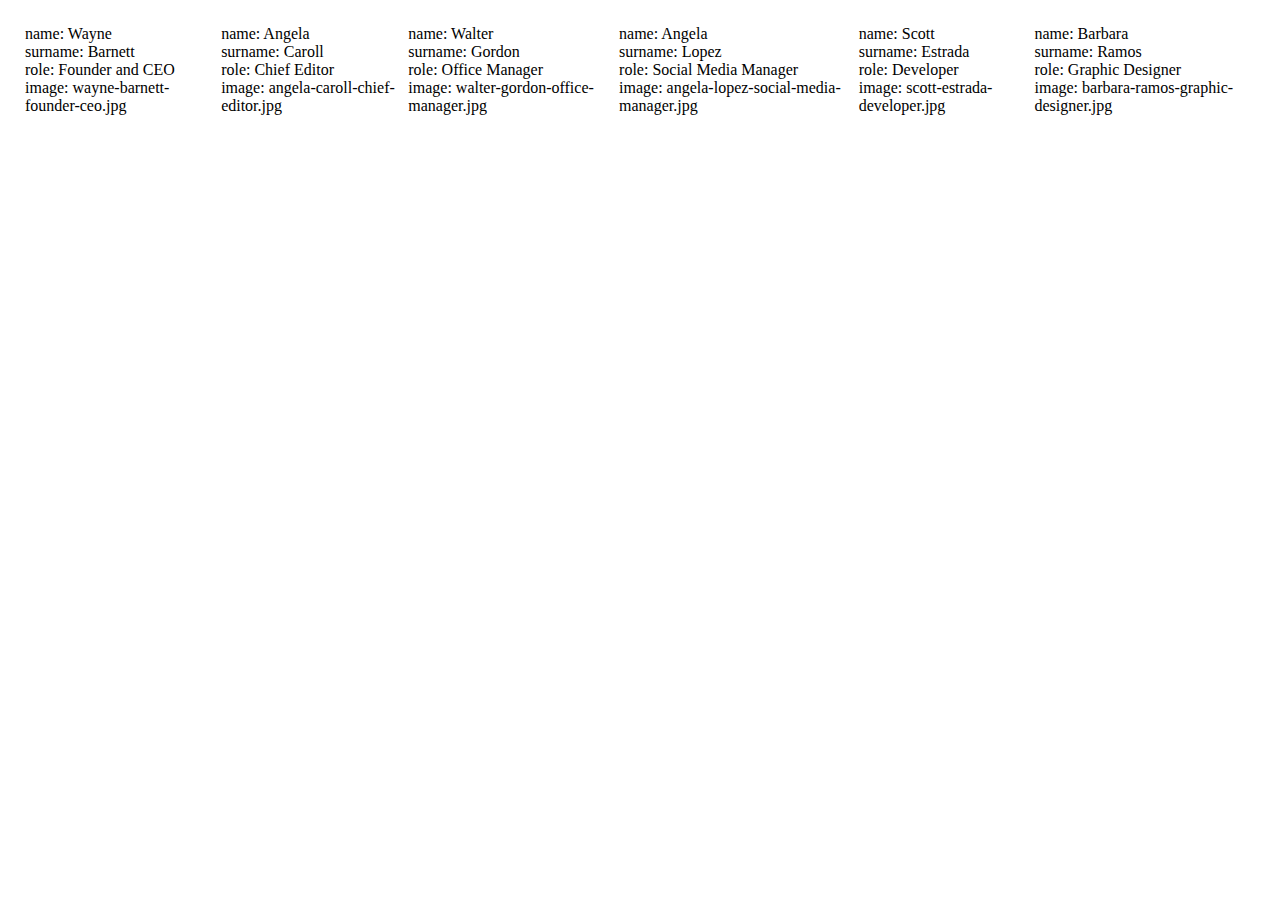
<file: index.html>
<!DOCTYPE html>
<html lang="en">
<head>
    <meta charset="UTF-8">
    <meta http-equiv="X-UA-Compatible" content="IE=edge">
    <meta name="viewport" content="width=device-width, initial-scale=1.0">
    <link rel="stylesheet" href="css/style.css">
    <title>Our team</title>
</head>
<body>
    <div id="container">
        
    </div>
    <script src="js/script.js"></script>
</body>
</html>
</file>
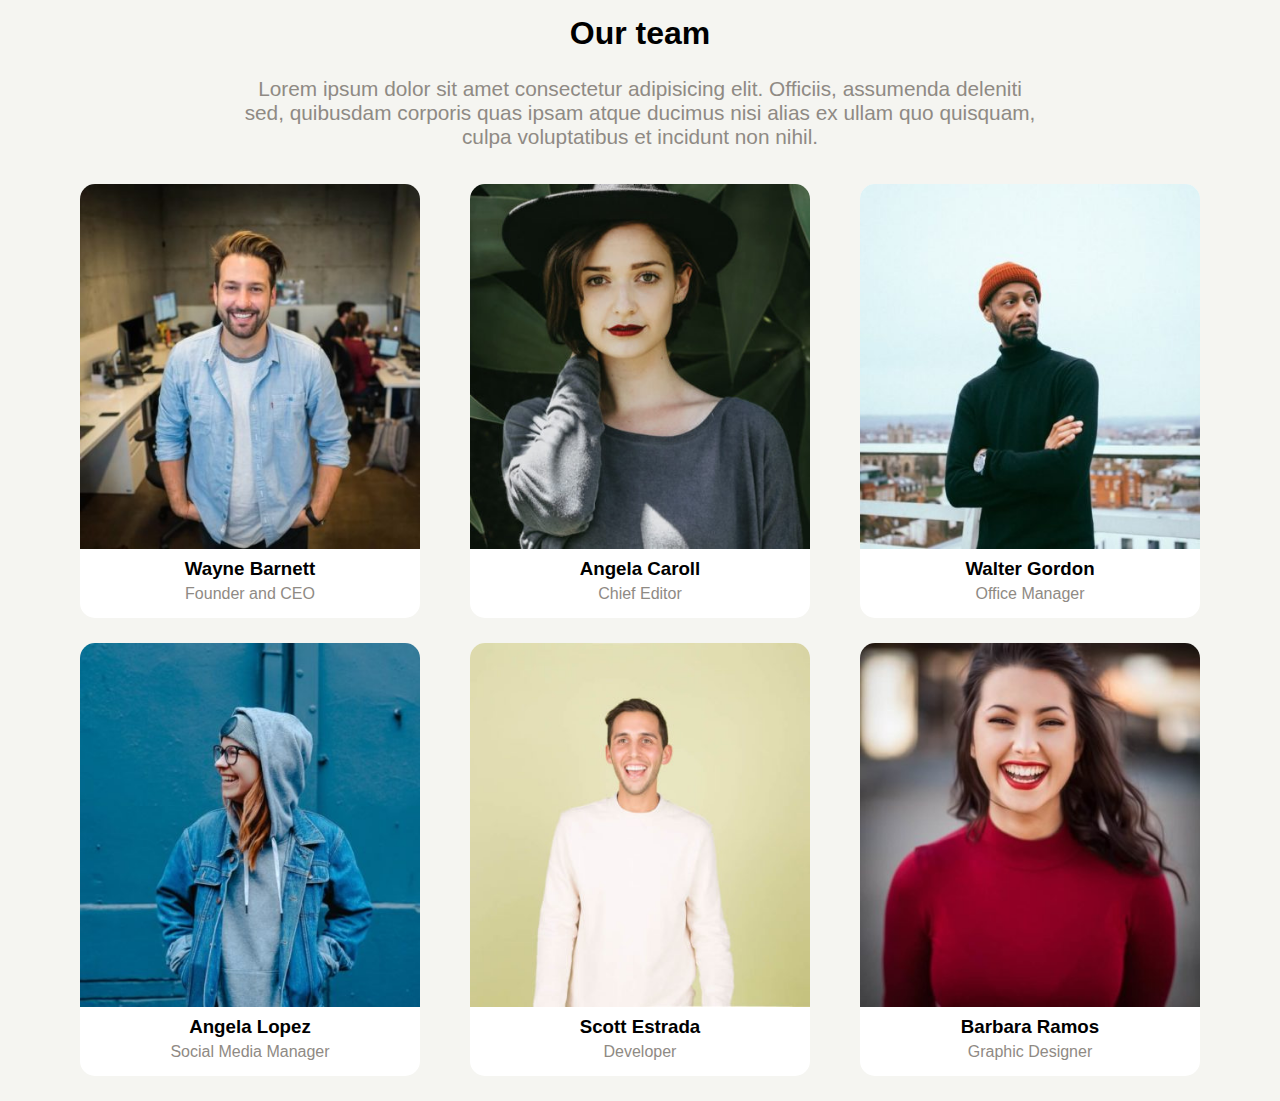
<file: bonus/index.html>
<!DOCTYPE html>
<html lang="en">
<head>
    <meta charset="UTF-8">
    <meta http-equiv="X-UA-Compatible" content="IE=edge">
    <meta name="viewport" content="width=device-width, initial-scale=1.0">
    <link rel="stylesheet" href="css/style.css">
    <title>Our team</title>
</head>
<body>
    <h1>Our team</h1>
    <h2>Lorem ipsum dolor sit amet consectetur adipisicing elit. Officiis, assumenda deleniti sed, quibusdam corporis quas ipsam atque ducimus nisi alias ex ullam quo quisquam, culpa voluptatibus et incidunt non nihil.</h2>
    <div id="container">
        
    </div>
    <script src="js/script.js"></script>
</body>
</html>
</file>
<file: css/style.css>
*{
    margin: 0;
    padding: 0;
    box-sizing: border-box;
}

#container{
    display: flex;
    padding: 25px;
}
</file>
<file: bonus/css/style.css>
*{
    margin: 0;
    padding: 0;
    box-sizing: border-box;
}

body{
    background-color: #f5f5f1;
    text-align: center;
    font-family: Arial, Helvetica, sans-serif;
}

#container{
    display: flex;
    flex-wrap: wrap;
    justify-content: space-around;
    padding: 25px;
    max-width: 1170px;
    column-gap: 50px;
    row-gap: 25px;
    margin: 0 auto;
}

img{
    max-width: 100%;
}

.card{
    background-color: #fff;
    width: calc((100% - 100px) / 3);
    border-radius: 15px;
    overflow: hidden;
    padding-bottom: 15px;
}

h1{
    margin-top: 15px;
}

h2{
    font-size: 1.3rem;
    font-weight: 100;
    max-width: 800px;
    margin: 25px auto 10px;
    color: #8f8a84;
}

h3{
    margin: 5px 0;
}

h4{
    font-weight: 100;
    color: #8f8a84;
}
</file>
